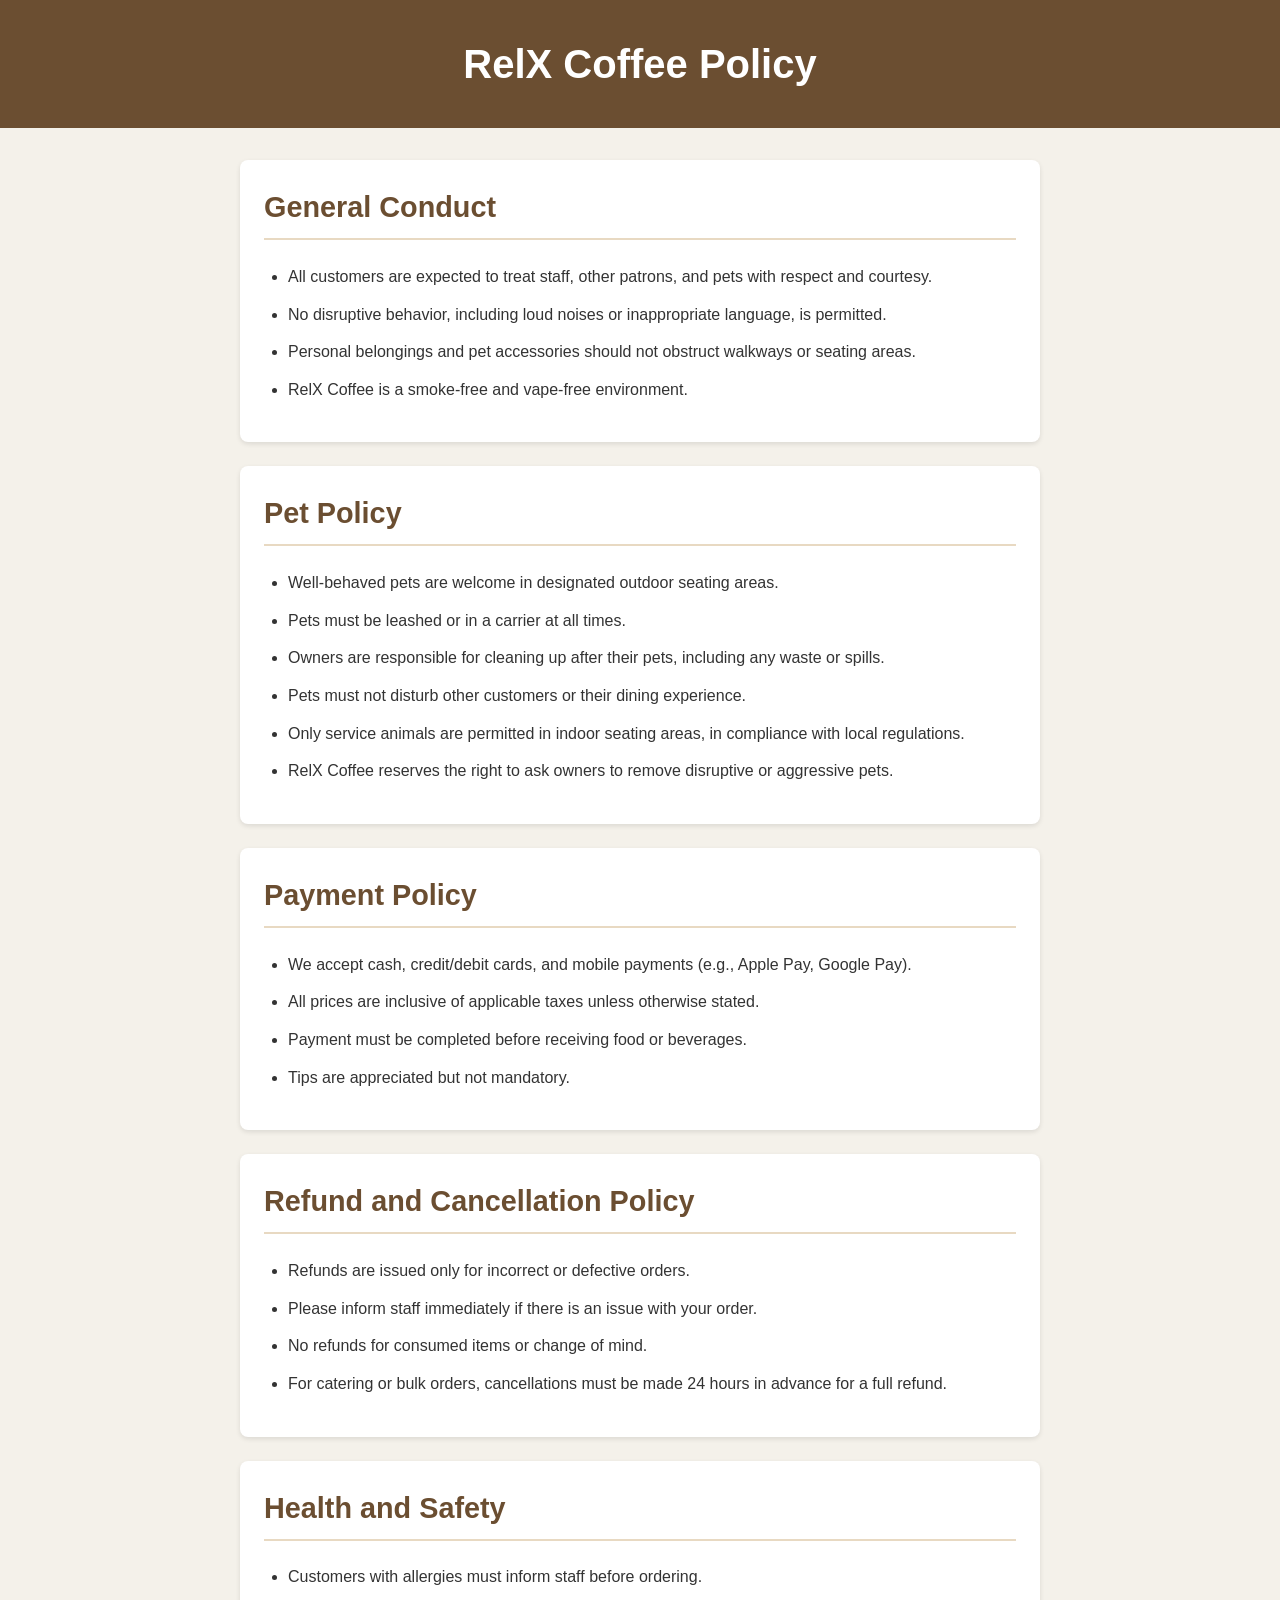
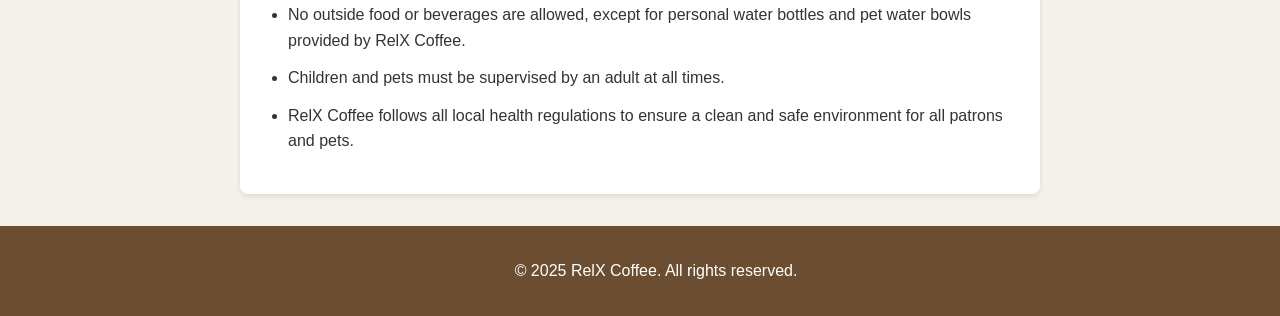
<file: Relx1.1/Policy.html>
<!DOCTYPE html>

<html lang="en">
  <head>
    <meta charset="UTF-8" />
    <meta name="viewport" content="width=device-width, initial-scale=1.0" />
    <title>RelX Coffee Policy</title>
    <style>
      body {
        font-family: Arial, sans-serif;
        line-height: 1.6;
        margin: 0;
        padding: 0;
        background-color: #f4f1ea;
        color: #333;
      }
      header {
        background-color: #6b4e31;
        color: #fff;
        text-align: center;
        padding: 2rem;
      }
      header h1 {
        margin: 0;
        font-size: 2.5rem;
      }
      .container {
        max-width: 800px;
        margin: 2rem auto;
        padding: 0 1.5rem;
      }
      section {
        background-color: #fff;
        padding: 1.5rem;
        margin-bottom: 1.5rem;
        border-radius: 8px;
        box-shadow: 0 2px 5px rgba(0, 0, 0, 0.1);
      }
      section h2 {
        color: #6b4e31;
        font-size: 1.8rem;
        margin-top: 0;
        border-bottom: 2px solid #e8d9c2;
        padding-bottom: 0.5rem;
      }
      ul {
        padding-left: 1.5rem;
      }
      ul li {
        margin-bottom: 0.75rem;
      }
      footer {
        text-align: center;
        padding: 1rem;
        background-color: #6b4e31;
        color: #fff;
        position: relative;
        bottom: 0;
        width: 100%;
      }
      @media (max-width: 600px) {
        header h1 {
          font-size: 2rem;
        }
        section h2 {
          font-size: 1.5rem;
        }
        .container {
          padding: 0 1rem;
        }
      }
    </style>
  </head>
  <body>
    <header>
      <h1>RelX Coffee Policy</h1>
    </header>
    <div class="container">
      <section>
        <h2>General Conduct</h2>
        <ul>
          <li>
            All customers are expected to treat staff, other patrons, and pets
            with respect and courtesy.
          </li>
          <li>
            No disruptive behavior, including loud noises or inappropriate
            language, is permitted.
          </li>
          <li>
            Personal belongings and pet accessories should not obstruct walkways
            or seating areas.
          </li>
          <li>RelX Coffee is a smoke-free and vape-free environment.</li>
        </ul>
      </section>
      <section>
        <h2>Pet Policy</h2>
        <ul>
          <li>
            Well-behaved pets are welcome in designated outdoor seating areas.
          </li>
          <li>Pets must be leashed or in a carrier at all times.</li>
          <li>
            Owners are responsible for cleaning up after their pets, including
            any waste or spills.
          </li>
          <li>
            Pets must not disturb other customers or their dining experience.
          </li>
          <li>
            Only service animals are permitted in indoor seating areas, in
            compliance with local regulations.
          </li>
          <li>
            RelX Coffee reserves the right to ask owners to remove disruptive or
            aggressive pets.
          </li>
        </ul>
      </section>
      <section>
        <h2>Payment Policy</h2>
        <ul>
          <li>
            We accept cash, credit/debit cards, and mobile payments (e.g., Apple
            Pay, Google Pay).
          </li>
          <li>
            All prices are inclusive of applicable taxes unless otherwise
            stated.
          </li>
          <li>Payment must be completed before receiving food or beverages.</li>
          <li>Tips are appreciated but not mandatory.</li>
        </ul>
      </section>
      <section>
        <h2>Refund and Cancellation Policy</h2>
        <ul>
          <li>Refunds are issued only for incorrect or defective orders.</li>
          <li>
            Please inform staff immediately if there is an issue with your
            order.
          </li>
          <li>No refunds for consumed items or change of mind.</li>
          <li>
            For catering or bulk orders, cancellations must be made 24 hours in
            advance for a full refund.
          </li>
        </ul>
      </section>
      <section>
        <h2>Health and Safety</h2>
        <ul>
          <li>Customers with allergies must inform staff before ordering.</li>
          <li>
            No outside food or beverages are allowed, except for personal water
            bottles and pet water bowls provided by RelX Coffee.
          </li>
          <li>
            Children and pets must be supervised by an adult at all times.
          </li>
          <li>
            RelX Coffee follows all local health regulations to ensure a clean
            and safe environment for all patrons and pets.
          </li>
        </ul>
      </section>
    </div>
    <footer>
      <p>© 2025 RelX Coffee. All rights reserved.</p>
    </footer>
  </body>
</html>
</file>
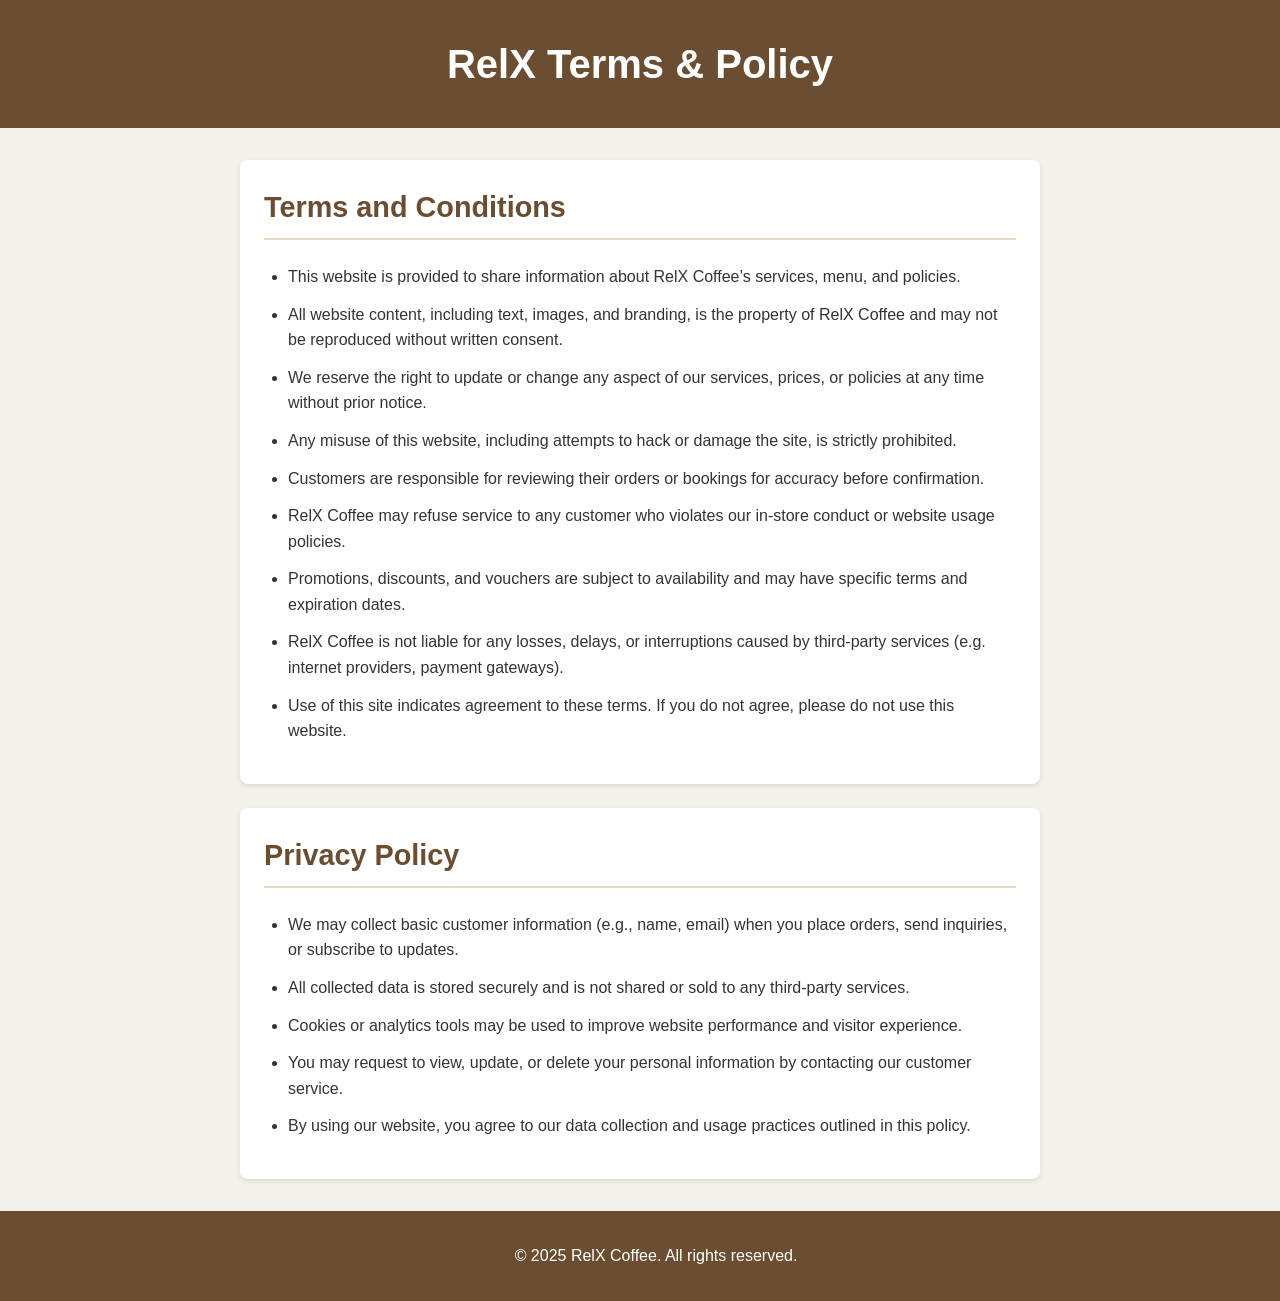
<file: Relx1.1/Terms.html>
<!DOCTYPE html>
<html lang="en">
  <head>
    <meta charset="UTF-8" />
    <meta name="viewport" content="width=device-width, initial-scale=1.0" />
    <title>RelX Coffee Terms & Conditions</title>
    <style>
      body {
        font-family: Arial, sans-serif;
        line-height: 1.6;
        margin: 0;
        padding: 0;
        background-color: #f4f1ea;
        color: #333;
      }
      header {
        background-color: #6b4e31;
        color: #fff;
        text-align: center;
        padding: 2rem;
      }
      header h1 {
        margin: 0;
        font-size: 2.5rem;
      }
      .container {
        max-width: 800px;
        margin: 2rem auto;
        padding: 0 1.5rem;
      }
      section {
        background-color: #fff;
        padding: 1.5rem;
        margin-bottom: 1.5rem;
        border-radius: 8px;
        box-shadow: 0 2px 5px rgba(0, 0, 0, 0.1);
      }
      section h2 {
        color: #6b4e31;
        font-size: 1.8rem;
        margin-top: 0;
        border-bottom: 2px solid #e8d9c2;
        padding-bottom: 0.5rem;
      }
      ul {
        padding-left: 1.5rem;
      }
      ul li {
        margin-bottom: 0.75rem;
      }
      footer {
        text-align: center;
        padding: 1rem;
        background-color: #6b4e31;
        color: #fff;
        position: relative;
        bottom: 0;
        width: 100%;
      }
      @media (max-width: 600px) {
        header h1 {
          font-size: 2rem;
        }
        section h2 {
          font-size: 1.5rem;
        }
        .container {
          padding: 0 1rem;
        }
      }
    </style>
  </head>
  <body>
    <header>
      <h1>RelX Terms & Policy</h1>
    </header>
    <div class="container">

      <section>
        <h2>Terms and Conditions</h2>
        <ul>
          <li>
            This website is provided to share information about RelX Coffee’s services, menu, and policies.
          </li>
          <li>
            All website content, including text, images, and branding, is the property of RelX Coffee and may not be reproduced without written consent.
          </li>
          <li>
            We reserve the right to update or change any aspect of our services, prices, or policies at any time without prior notice.
          </li>
          <li>
            Any misuse of this website, including attempts to hack or damage the site, is strictly prohibited.
          </li>
          <li>
            Customers are responsible for reviewing their orders or bookings for accuracy before confirmation.
          </li>
          <li>
            RelX Coffee may refuse service to any customer who violates our in-store conduct or website usage policies.
          </li>
          <li>
            Promotions, discounts, and vouchers are subject to availability and may have specific terms and expiration dates.
          </li>
          <li>
            RelX Coffee is not liable for any losses, delays, or interruptions caused by third-party services (e.g. internet providers, payment gateways).
          </li>
          <li>
            Use of this site indicates agreement to these terms. If you do not agree, please do not use this website.
          </li>
        </ul>
      </section>

      <section>
        <h2>Privacy Policy</h2>
        <ul>
          <li>
            We may collect basic customer information (e.g., name, email) when you place orders, send inquiries, or subscribe to updates.
          </li>
          <li>
            All collected data is stored securely and is not shared or sold to any third-party services.
          </li>
          <li>
            Cookies or analytics tools may be used to improve website performance and visitor experience.
          </li>
          <li>
            You may request to view, update, or delete your personal information by contacting our customer service.
          </li>
          <li>
            By using our website, you agree to our data collection and usage practices outlined in this policy.
          </li>
        </ul>
      </section>

    </div>
    <footer>
      <p>© 2025 RelX Coffee. All rights reserved.</p>
    </footer>
  </body>
</html>
</file>
